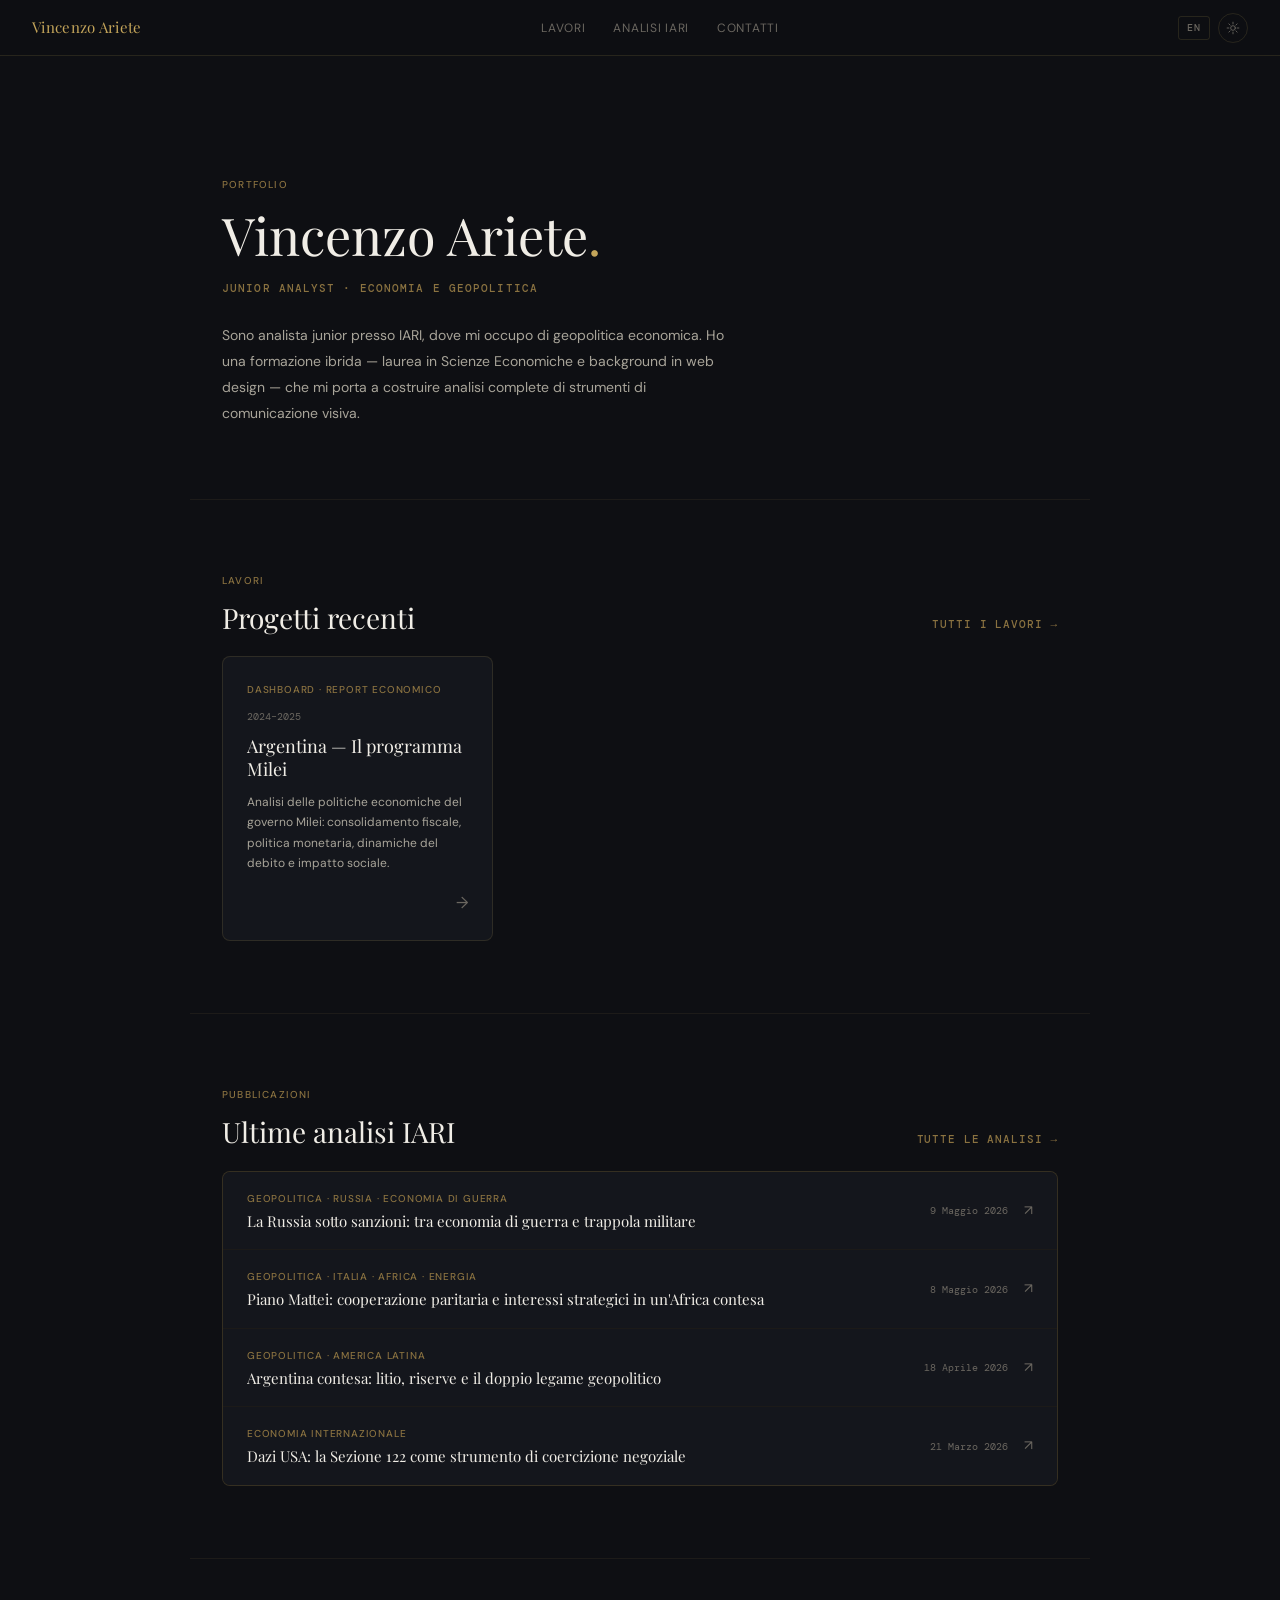
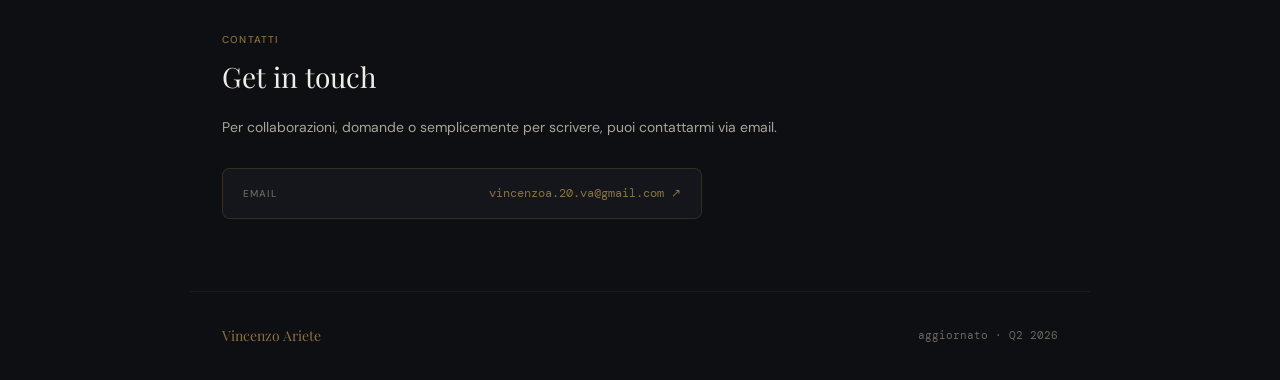
<file: index.html>
<!DOCTYPE html>
<html lang="it">
<head>
  <meta charset="UTF-8">
  <meta name="viewport" content="width=device-width, initial-scale=1.0">
  <title>Vincenzo Ariete</title>
  <meta name="description" content="Portfolio di Vincenzo Ariete, analista junior IARI specializzato in geopolitica economica e comunicazione visiva.">
  <meta property="og:type" content="website">
  <meta property="og:title" content="Vincenzo Ariete">
  <meta property="og:description" content="Portfolio di Vincenzo Ariete, analista junior IARI specializzato in geopolitica economica e comunicazione visiva.">
  <meta property="og:image" content="https://ar-vincenzo.github.io/work/assets/og-image-it.png">
  <link rel="icon" href="assets/favicon.svg" type="image/svg+xml">
  <link rel="preconnect" href="https://fonts.googleapis.com">
  <link href="https://fonts.googleapis.com/css2?family=Playfair+Display:wght@400;500&family=DM+Sans:wght@300;400;500&family=DM+Mono:wght@400&display=swap" rel="stylesheet">
  <link rel="stylesheet" href="css/core/variables.css">
  <link rel="stylesheet" href="css/core/base.css">
  <link rel="stylesheet" href="css/core/layout.css">
  <link rel="stylesheet" href="css/core/components.css">
  <link rel="stylesheet" href="css/pages/home/home.css">
  <!-- Google tag (gtag.js) -->
  <script async src="https://www.googletagmanager.com/gtag/js?id=G-15WHKHLZS3"></script>
  <script>
    window.dataLayer = window.dataLayer || [];
    function gtag(){dataLayer.push(arguments);}
    gtag('js', new Date());
    gtag('config', 'G-15WHKHLZS3');
  </script>
  <script>document.documentElement.setAttribute('data-theme',localStorage.getItem('theme')||'dark');</script>
</head>
<body data-page-title="home-title">

<!-- NAV -->
<nav>
  <a href="./" class="nav-logo">Vincenzo Ariete</a>
  <ul class="nav-links">
    <li><a href="lavori/" data-i18n="nav.lavori">Lavori</a></li>
    <li><a href="iari/" data-i18n="nav.iari">Analisi IARI</a></li>
    <li><a href="#contatti" data-i18n="nav.contatti">Contatti</a></li>
  </ul>
  <div class="nav-controls">
    <button class="lang-toggle" id="langToggle">EN</button>
    <button class="theme-toggle" id="themeToggle" aria-label="Passa alla modalità chiara">
      <svg class="icon-sun" viewBox="0 0 24 24"><circle cx="12" cy="12" r="4"/><line x1="12" y1="2" x2="12" y2="5"/><line x1="12" y1="19" x2="12" y2="22"/><line x1="2" y1="12" x2="5" y2="12"/><line x1="19" y1="12" x2="22" y2="12"/><line x1="4.93" y1="4.93" x2="7.05" y2="7.05"/><line x1="16.95" y1="16.95" x2="19.07" y2="19.07"/><line x1="4.93" y1="19.07" x2="7.05" y2="16.95"/><line x1="16.95" y1="7.05" x2="19.07" y2="4.93"/></svg>
      <svg class="icon-moon" viewBox="0 0 24 24"><path d="M21 12.79A9 9 0 1 1 11.21 3 7 7 0 0 0 21 12.79z"/></svg>
    </button>
    <button class="nav-hamburger" id="navHamburger" aria-label="Menu">
      <span></span><span></span><span></span>
    </button>
  </div>
</nav>

<!-- MOBILE MENU -->
<nav class="nav-mobile" id="navMobile">
  <a href="./" class="nav-mobile-top" id="navMobileTop">Vincenzo Ariete</a>
  <a href="lavori/" data-i18n="nav.lavori">Lavori</a>
  <a href="iari/" data-i18n="nav.iari">Analisi IARI</a>
  <a href="#contatti" data-i18n="nav.contatti">Contatti</a>
</nav>

<main>

  <!-- HERO -->
  <section id="about" class="home-hero fade-in">
    <p class="section-label" data-i18n="home.label.portfolio">Portfolio</p>
    <h1 class="home-name">Vincenzo Ariete<span class="home-dot">.</span></h1>
    <p class="home-role" data-i18n="home.role">Junior analyst · Economia e geopolitica</p>
    <p class="home-bio" data-i18n="home.bio">Sono analista junior presso IARI, dove mi occupo di geopolitica economica. Ho una formazione ibrida — laurea in Scienze Economiche e background in web design — che mi porta a costruire analisi complete di strumenti di comunicazione visiva.</p>
  </section>

  <!-- LAVORI -->
  <section id="lavori" class="fade-in">
    <div class="home-section-header">
      <div>
        <p class="section-label" data-i18n="home.label.lavori">Lavori</p>
        <h2 class="section-title" data-i18n="home.title.lavori">Progetti recenti</h2>
      </div>
      <a href="lavori/" class="home-section-link" data-i18n="home.link.lavori">Tutti i lavori →</a>
    </div>

    <div class="home-work-grid">

      <a href="argentina/" class="home-work-card">
        <div class="home-work-card-inner">
          <div class="home-work-meta">
            <span class="home-work-tag" data-i18n="home.card.arg.tag">Dashboard · Report economico</span>
            <span class="home-work-year">2024–2025</span>
          </div>
          <h3 class="home-work-title" data-i18n="home.card.arg.title">Argentina — Il programma Milei</h3>
          <p class="home-work-desc" data-i18n="home.card.arg.desc">Analisi delle politiche economiche del governo Milei: consolidamento fiscale, politica monetaria, dinamiche del debito e impatto sociale.</p>
        </div>
        <span class="home-work-arrow">→</span>
      </a>

    </div>
  </section>

  <!-- IARI -->
  <section id="iari-preview" class="fade-in">
    <div class="home-section-header">
      <div>
        <p class="section-label" data-i18n="home.label.iari">Pubblicazioni</p>
        <h2 class="section-title" data-i18n="home.title.iari">Ultime analisi IARI</h2>
      </div>
      <a href="iari/" class="home-section-link" data-i18n="home.link.iari">Tutte le analisi →</a>
    </div>

    <div class="home-iari-list">

      <a href="https://iari.site/2026/05/09/la-russia-sotto-sanzioni-tra-economia-di-guerra-e-trappola-militare/" target="_blank" rel="noopener" class="home-iari-item">
        <div class="home-iari-item-left">
          <span class="home-iari-topic" data-i18n="home.iari.item4.topic">Geopolitica · Russia · Economia di guerra</span>
          <span class="home-iari-title" data-i18n="home.iari.item4.title">La Russia sotto sanzioni: tra economia di guerra e trappola militare</span>
        </div>
        <div class="home-iari-item-right">
          <span class="home-iari-date" data-i18n="home.iari.item4.date">9 Maggio 2026</span>
          <span class="home-iari-arrow">↗</span>
        </div>
      </a>

      <a href="https://iari.site/2026/05/08/piano-mattei-cooperazione-paritaria-e-interessi-strategici-in-unafrica-contesa/" target="_blank" rel="noopener" class="home-iari-item">
        <div class="home-iari-item-left">
          <span class="home-iari-topic" data-i18n="home.iari.item3.topic">Geopolitica · Italia · Africa · Energia</span>
          <span class="home-iari-title" data-i18n="home.iari.item3.title">Piano Mattei: cooperazione paritaria e interessi strategici in un'Africa contesa</span>
        </div>
        <div class="home-iari-item-right">
          <span class="home-iari-date" data-i18n="home.iari.item3.date">8 Maggio 2026</span>
          <span class="home-iari-arrow">↗</span>
        </div>
      </a>

      <a href="https://iari.site/2026/04/18/argentina-contesa-litio-riserve-e-il-doppio-legame-geopolitico/" target="_blank" rel="noopener" class="home-iari-item">
        <div class="home-iari-item-left">
          <span class="home-iari-topic" data-i18n="home.iari.item1.topic">Geopolitica · America Latina</span>
          <span class="home-iari-title" data-i18n="home.iari.item1.title">Argentina contesa: litio, riserve e il doppio legame geopolitico</span>
        </div>
        <div class="home-iari-item-right">
          <span class="home-iari-date" data-i18n="home.iari.item1.date">18 Aprile 2026</span>
          <span class="home-iari-arrow">↗</span>
        </div>
      </a>

      <a href="https://iari.site/2026/03/21/dazi-usa-la-sezione-122-come-strumento-di-coercizione-negoziale/" target="_blank" rel="noopener" class="home-iari-item">
        <div class="home-iari-item-left">
          <span class="home-iari-topic" data-i18n="home.iari.item2.topic">Economia internazionale</span>
          <span class="home-iari-title" data-i18n="home.iari.item2.title">Dazi USA: la Sezione 122 come strumento di coercizione negoziale</span>
        </div>
        <div class="home-iari-item-right">
          <span class="home-iari-date" data-i18n="home.iari.item2.date">21 Marzo 2026</span>
          <span class="home-iari-arrow">↗</span>
        </div>
      </a>

    </div>
  </section>

  <!-- CONTATTI -->
  <section id="contatti" class="fade-in">
    <p class="section-label" data-i18n="home.label.contatti">Contatti</p>
    <h2 class="section-title" data-i18n="home.title.contatti">Get in touch</h2>
    <p class="section-body" data-i18n="home.body.contatti">Per collaborazioni, domande o semplicemente per scrivere, puoi contattarmi via email.</p>
    <div class="home-contact-list">
      <a href="mailto:vincenzoa.20.va@gmail.com" class="home-contact-item">
        <span class="home-contact-label" data-i18n="home.contact.email.label">Email</span>
        <span class="home-contact-val">vincenzoa.20.va@gmail.com ↗</span>
      </a>
    </div>
  </section>

</main>

<footer>
  <span class="footer-name">Vincenzo Ariete</span>
  <span class="footer-sources" data-i18n="home.footer.updated">aggiornato · Q2 2026</span>
</footer>

<script src="js/core/theme.js"></script>
<script src="js/translations/translations.js"></script>
<script src="js/core/lang.js"></script>
<script src="js/core/animations.js"></script>

</body>
</html>
</file>
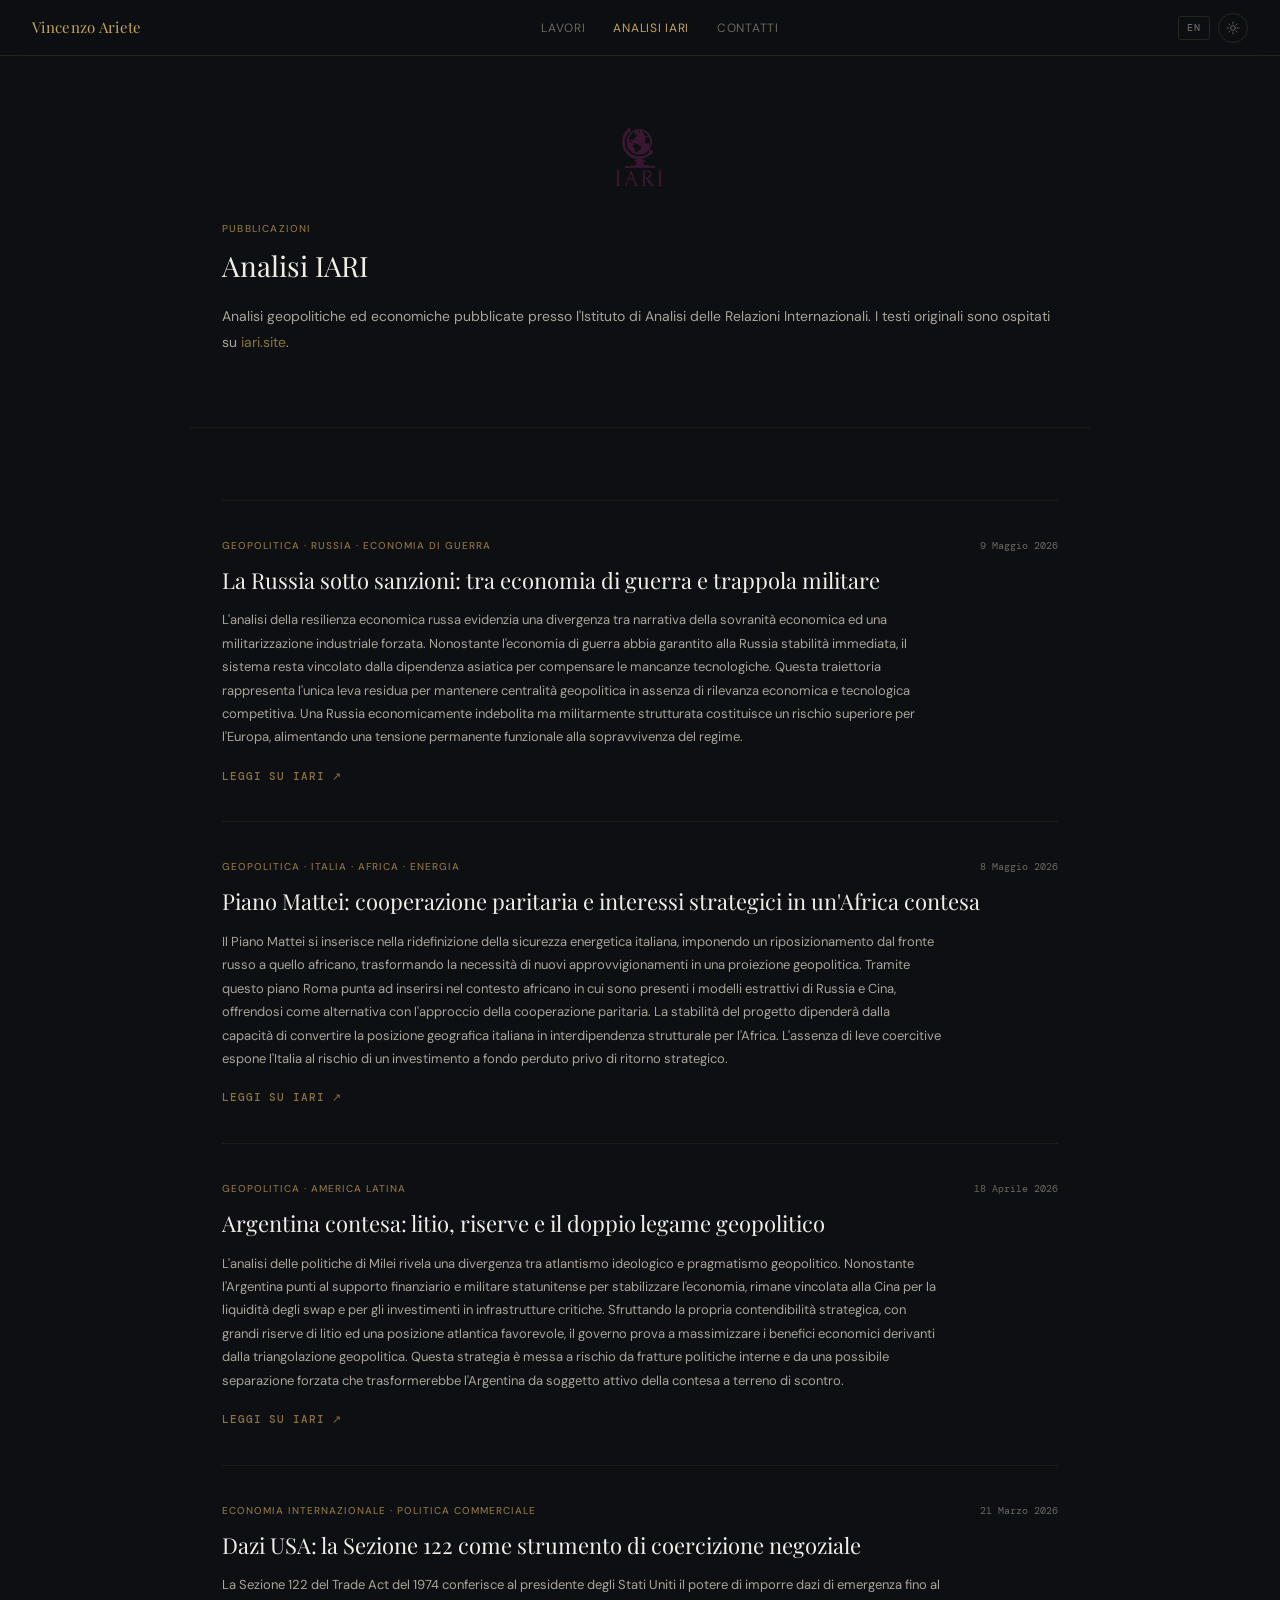
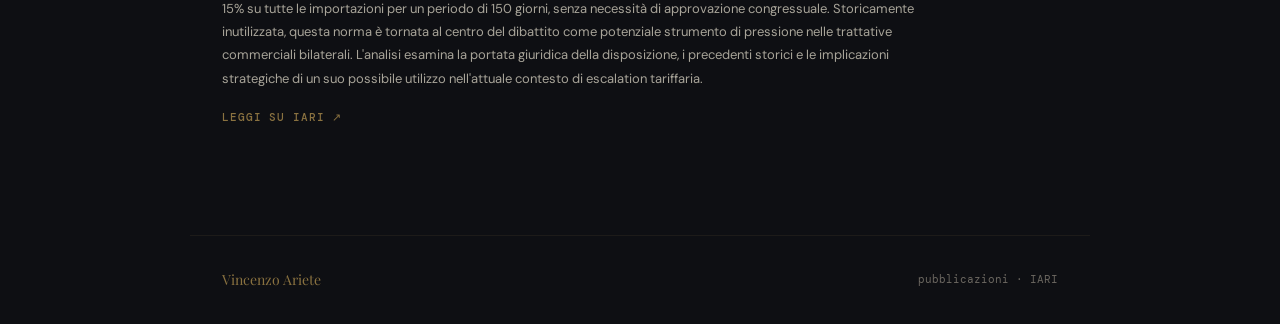
<file: iari/index.html>
<!DOCTYPE html>
<html lang="it">
<head>
  <meta charset="UTF-8">
  <meta name="viewport" content="width=device-width, initial-scale=1.0">
  <title>Analisi IARI · Vincenzo Ariete</title>
  <meta name="description" content="Analisi geopolitiche ed economiche di Vincenzo Ariete pubblicate presso l'Istituto di Analisi delle Relazioni Internazionali.">
  <meta property="og:type" content="website">
  <meta property="og:title" content="Analisi IARI · Vincenzo Ariete">
  <meta property="og:description" content="Analisi geopolitiche ed economiche di Vincenzo Ariete pubblicate presso l'Istituto di Analisi delle Relazioni Internazionali.">
  <meta property="og:image" content="https://ar-vincenzo.github.io/work/assets/og-image-iari-it.png">
  <link rel="icon" href="../assets/favicon.svg" type="image/svg+xml">
  <link rel="preconnect" href="https://fonts.googleapis.com">
  <link href="https://fonts.googleapis.com/css2?family=Playfair+Display:wght@400;500&family=DM+Sans:wght@300;400;500&family=DM+Mono:wght@400&display=swap" rel="stylesheet">
  <link rel="stylesheet" href="../css/core/variables.css">
  <link rel="stylesheet" href="../css/core/base.css">
  <link rel="stylesheet" href="../css/core/layout.css">
  <link rel="stylesheet" href="../css/core/components.css">
  <link rel="stylesheet" href="../css/pages/iari/iari.css">
  <!-- Google tag (gtag.js) -->
  <script async src="https://www.googletagmanager.com/gtag/js?id=G-15WHKHLZS3"></script>
  <script>
    window.dataLayer = window.dataLayer || [];
    function gtag(){dataLayer.push(arguments);}
    gtag('js', new Date());
    gtag('config', 'G-15WHKHLZS3');
  </script>
  <script>document.documentElement.setAttribute('data-theme',localStorage.getItem('theme')||'dark');</script>
</head>
<body data-page-title="iari-title">

<!-- NAV -->
<nav>
  <a href="../" class="nav-logo">Vincenzo Ariete</a>
  <ul class="nav-links">
    <li><a href="../lavori/" data-i18n="nav.lavori">Lavori</a></li>
    <li><a href="./" class="active" data-i18n="nav.iari">Analisi IARI</a></li>
    <li><a href="../#contatti" data-i18n="nav.contatti">Contatti</a></li>
  </ul>
  <div class="nav-controls">
    <button class="lang-toggle" id="langToggle">EN</button>
    <button class="theme-toggle" id="themeToggle" aria-label="Passa alla modalità chiara">
      <svg class="icon-sun" viewBox="0 0 24 24"><circle cx="12" cy="12" r="4"/><line x1="12" y1="2" x2="12" y2="5"/><line x1="12" y1="19" x2="12" y2="22"/><line x1="2" y1="12" x2="5" y2="12"/><line x1="19" y1="12" x2="22" y2="12"/><line x1="4.93" y1="4.93" x2="7.05" y2="7.05"/><line x1="16.95" y1="16.95" x2="19.07" y2="19.07"/><line x1="4.93" y1="19.07" x2="7.05" y2="16.95"/><line x1="16.95" y1="7.05" x2="19.07" y2="4.93"/></svg>
      <svg class="icon-moon" viewBox="0 0 24 24"><path d="M21 12.79A9 9 0 1 1 11.21 3 7 7 0 0 0 21 12.79z"/></svg>
    </button>
    <button class="nav-hamburger" id="navHamburger" aria-label="Menu">
      <span></span><span></span><span></span>
    </button>
  </div>
</nav>

<!-- MOBILE MENU -->
<nav class="nav-mobile" id="navMobile">
  <a href="../" class="nav-mobile-top" id="navMobileTop">Vincenzo Ariete</a>
  <a href="../lavori/" data-i18n="nav.lavori">Lavori</a>
  <a href="./" class="active" data-i18n="nav.iari">Analisi IARI</a>
  <a href="../#contatti" data-i18n="nav.contatti">Contatti</a>
</nav>

<main>

  <!-- HEADER -->
  <section class="fade-in">
    <div class="iari-header">
      <img src="../assets/IARI_Logo.png" alt="IARI" class="iari-logo">
      <div class="iari-header-text">
        <p class="section-label" data-i18n="iari.label">Pubblicazioni</p>
        <h1 class="section-title" data-i18n="iari.title">Analisi IARI</h1>
        <p class="section-body" data-i18n="iari.body">Analisi geopolitiche ed economiche pubblicate presso l'Istituto di Analisi delle Relazioni Internazionali. I testi originali sono ospitati su <a href="https://iari.site" target="_blank" rel="noopener">iari.site</a>.</p>
      </div>
    </div>
  </section>

  <!-- ARTICOLI -->
  <section class="fade-in">
    <div class="article-list">

      <a href="https://iari.site/2026/05/09/la-russia-sotto-sanzioni-tra-economia-di-guerra-e-trappola-militare/" target="_blank" rel="noopener" class="article-item">
        <div class="article-item-header">
          <span class="article-topic" data-i18n="iari.art4.topic">Geopolitica · Russia · Economia di guerra</span>
          <span class="article-date" data-i18n="iari.art4.date">9 Maggio 2026</span>
        </div>
        <h2 class="article-title" data-i18n="iari.art4.title">La Russia sotto sanzioni: tra economia di guerra e trappola militare</h2>
        <p class="article-abstract" data-i18n="iari.art4.abstract">L'analisi della resilienza economica russa evidenzia una divergenza tra narrativa della sovranità economica ed una militarizzazione industriale forzata. Nonostante l'economia di guerra abbia garantito alla Russia stabilità immediata, il sistema resta vincolato dalla dipendenza asiatica per compensare le mancanze tecnologiche. Questa traiettoria rappresenta l'unica leva residua per mantenere centralità geopolitica in assenza di rilevanza economica e tecnologica competitiva. Una Russia economicamente indebolita ma militarmente strutturata costituisce un rischio superiore per l'Europa, alimentando una tensione permanente funzionale alla sopravvivenza del regime.</p>
        <span class="article-read" data-i18n="iari.art4.read">Leggi su IARI ↗</span>
      </a>

      <a href="https://iari.site/2026/05/08/piano-mattei-cooperazione-paritaria-e-interessi-strategici-in-unafrica-contesa/" target="_blank" rel="noopener" class="article-item">
        <div class="article-item-header">
          <span class="article-topic" data-i18n="iari.art3.topic">Geopolitica · Italia · Africa · Energia</span>
          <span class="article-date" data-i18n="iari.art3.date">8 Maggio 2026</span>
        </div>
        <h2 class="article-title" data-i18n="iari.art3.title">Piano Mattei: cooperazione paritaria e interessi strategici in un'Africa contesa</h2>
        <p class="article-abstract" data-i18n="iari.art3.abstract">Il Piano Mattei si inserisce nella ridefinizione della sicurezza energetica italiana, imponendo un riposizionamento dal fronte russo a quello africano, trasformando la necessità di nuovi approvvigionamenti in una proiezione geopolitica. Tramite questo piano Roma punta ad inserirsi nel contesto africano in cui sono presenti i modelli estrattivi di Russia e Cina, offrendosi come alternativa con l'approccio della cooperazione paritaria. La stabilità del progetto dipenderà dalla capacità di convertire la posizione geografica italiana in interdipendenza strutturale per l'Africa. L'assenza di leve coercitive espone l'Italia al rischio di un investimento a fondo perduto privo di ritorno strategico.</p>
        <span class="article-read" data-i18n="iari.art3.read">Leggi su IARI ↗</span>
      </a>

      <a href="https://iari.site/2026/04/18/argentina-contesa-litio-riserve-e-il-doppio-legame-geopolitico/" target="_blank" rel="noopener" class="article-item">
        <div class="article-item-header">
          <span class="article-topic" data-i18n="iari.art1.topic">Geopolitica · America Latina</span>
          <span class="article-date" data-i18n="iari.art1.date">18 Aprile 2026</span>
        </div>
        <h2 class="article-title" data-i18n="iari.art1.title">Argentina contesa: litio, riserve e il doppio legame geopolitico</h2>
        <p class="article-abstract" data-i18n="iari.art1.abstract">L'analisi delle politiche di Milei rivela una divergenza tra atlantismo ideologico e pragmatismo geopolitico. Nonostante l'Argentina punti al supporto finanziario e militare statunitense per stabilizzare l'economia, rimane vincolata alla Cina per la liquidità degli swap e per gli investimenti in infrastrutture critiche. Sfruttando la propria contendibilità strategica, con grandi riserve di litio ed una posizione atlantica favorevole, il governo prova a massimizzare i benefici economici derivanti dalla triangolazione geopolitica. Questa strategia è messa a rischio da fratture politiche interne e da una possibile separazione forzata che trasformerebbe l'Argentina da soggetto attivo della contesa a terreno di scontro.</p>
        <span class="article-read" data-i18n="iari.art1.read">Leggi su IARI ↗</span>
      </a>

      <a href="https://iari.site/2026/03/21/dazi-usa-la-sezione-122-come-strumento-di-coercizione-negoziale/" target="_blank" rel="noopener" class="article-item">
        <div class="article-item-header">
          <span class="article-topic" data-i18n="iari.art2.topic">Economia internazionale · Politica commerciale</span>
          <span class="article-date" data-i18n="iari.art2.date">21 Marzo 2026</span>
        </div>
        <h2 class="article-title" data-i18n="iari.art2.title">Dazi USA: la Sezione 122 come strumento di coercizione negoziale</h2>
        <p class="article-abstract" data-i18n="iari.art2.abstract">La Sezione 122 del Trade Act del 1974 conferisce al presidente degli Stati Uniti il potere di imporre dazi di emergenza fino al 15% su tutte le importazioni per un periodo di 150 giorni, senza necessità di approvazione congressuale. Storicamente inutilizzata, questa norma è tornata al centro del dibattito come potenziale strumento di pressione nelle trattative commerciali bilaterali. L'analisi esamina la portata giuridica della disposizione, i precedenti storici e le implicazioni strategiche di un suo possibile utilizzo nell'attuale contesto di escalation tariffaria.</p>
        <span class="article-read" data-i18n="iari.art2.read">Leggi su IARI ↗</span>
      </a>

    </div>
  </section>

</main>

<footer>
  <span class="footer-name">Vincenzo Ariete</span>
  <span class="footer-sources" data-i18n="iari.footer">pubblicazioni · IARI</span>
</footer>

<script src="../js/core/theme.js"></script>
<script src="../js/translations/translations.js"></script>
<script src="../js/core/lang.js"></script>
<script src="../js/core/animations.js"></script>

</body>
</html>
</file>
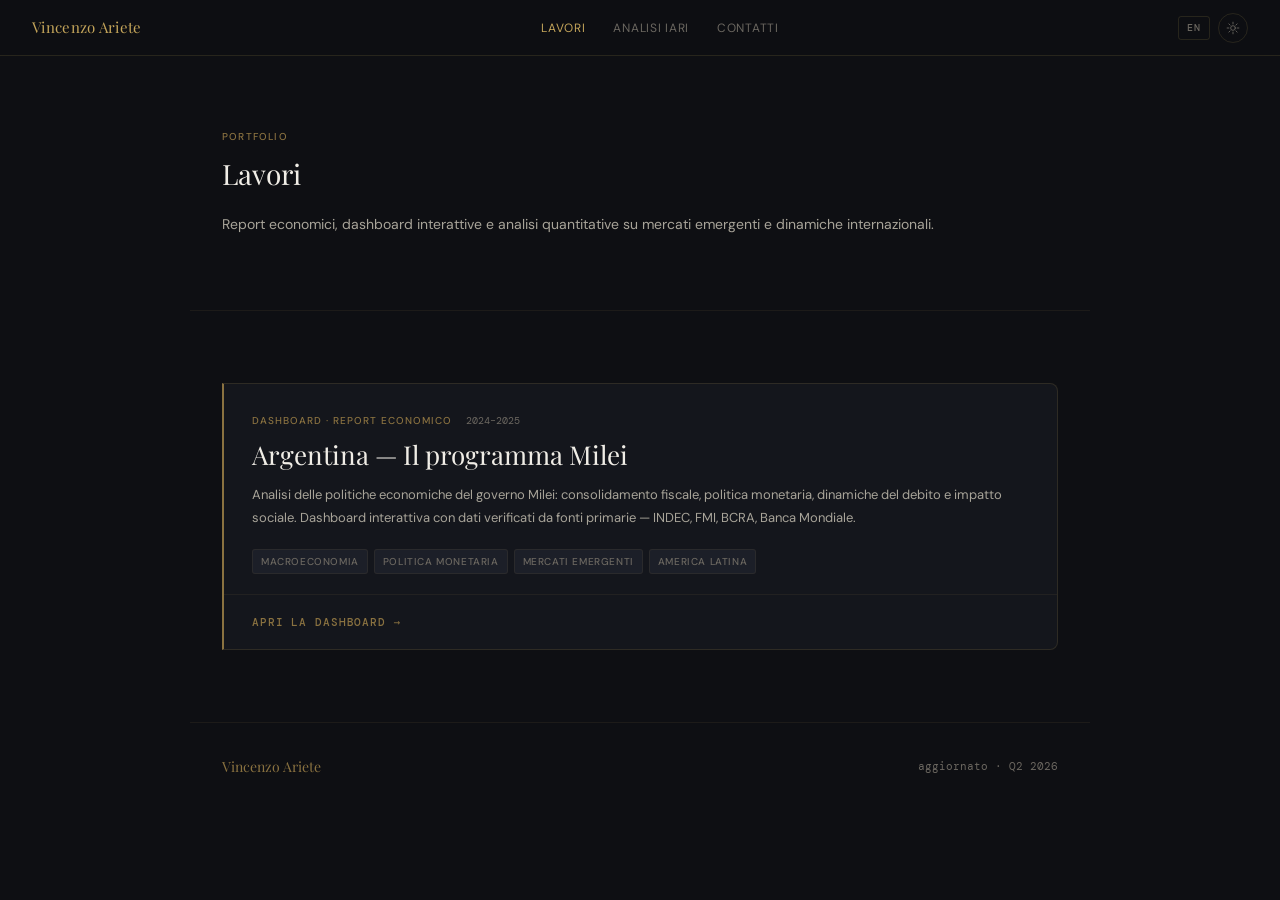
<file: lavori/index.html>
<!DOCTYPE html>
<html lang="it">
<head>
  <meta charset="UTF-8">
  <meta name="viewport" content="width=device-width, initial-scale=1.0">
  <title>Lavori · Vincenzo Ariete</title>
  <meta name="description" content="Dashboard interattive e report economici di Vincenzo Ariete su mercati emergenti e dinamiche internazionali.">
  <meta property="og:type" content="website">
  <meta property="og:title" content="Lavori · Vincenzo Ariete">
  <meta property="og:description" content="Dashboard interattive e report economici di Vincenzo Ariete su mercati emergenti e dinamiche internazionali.">
  <meta property="og:image" content="https://ar-vincenzo.github.io/work/assets/og-image-it.png">
  <link rel="icon" href="../assets/favicon.svg" type="image/svg+xml">
  <link rel="preconnect" href="https://fonts.googleapis.com">
  <link href="https://fonts.googleapis.com/css2?family=Playfair+Display:wght@400;500&family=DM+Sans:wght@300;400;500&family=DM+Mono:wght@400&display=swap" rel="stylesheet">
  <link rel="stylesheet" href="../css/core/variables.css">
  <link rel="stylesheet" href="../css/core/base.css">
  <link rel="stylesheet" href="../css/core/layout.css">
  <link rel="stylesheet" href="../css/core/components.css">
  <link rel="stylesheet" href="../css/pages/lavori/lavori.css">
  <!-- Google tag (gtag.js) -->
  <script async src="https://www.googletagmanager.com/gtag/js?id=G-15WHKHLZS3"></script>
  <script>
    window.dataLayer = window.dataLayer || [];
    function gtag(){dataLayer.push(arguments);}
    gtag('js', new Date());
    gtag('config', 'G-15WHKHLZS3');
  </script>
  <script>document.documentElement.setAttribute('data-theme',localStorage.getItem('theme')||'dark');</script>
</head>
<body data-page-title="lavori-title">

<!-- NAV -->
<nav>
  <a href="../" class="nav-logo">Vincenzo Ariete</a>
  <ul class="nav-links">
    <li><a href="./" class="active" data-i18n="nav.lavori">Lavori</a></li>
    <li><a href="../iari/" data-i18n="nav.iari">Analisi IARI</a></li>
    <li><a href="../#contatti" data-i18n="nav.contatti">Contatti</a></li>
  </ul>
  <div class="nav-controls">
    <button class="lang-toggle" id="langToggle">EN</button>
    <button class="theme-toggle" id="themeToggle" aria-label="Passa alla modalità chiara">
      <svg class="icon-sun" viewBox="0 0 24 24"><circle cx="12" cy="12" r="4"/><line x1="12" y1="2" x2="12" y2="5"/><line x1="12" y1="19" x2="12" y2="22"/><line x1="2" y1="12" x2="5" y2="12"/><line x1="19" y1="12" x2="22" y2="12"/><line x1="4.93" y1="4.93" x2="7.05" y2="7.05"/><line x1="16.95" y1="16.95" x2="19.07" y2="19.07"/><line x1="4.93" y1="19.07" x2="7.05" y2="16.95"/><line x1="16.95" y1="7.05" x2="19.07" y2="4.93"/></svg>
      <svg class="icon-moon" viewBox="0 0 24 24"><path d="M21 12.79A9 9 0 1 1 11.21 3 7 7 0 0 0 21 12.79z"/></svg>
    </button>
    <button class="nav-hamburger" id="navHamburger" aria-label="Menu">
      <span></span><span></span><span></span>
    </button>
  </div>
</nav>

<!-- MOBILE MENU -->
<nav class="nav-mobile" id="navMobile">
  <a href="../" class="nav-mobile-top" id="navMobileTop">Vincenzo Ariete</a>
  <a href="./" class="active" data-i18n="nav.lavori">Lavori</a>
  <a href="../iari/" data-i18n="nav.iari">Analisi IARI</a>
  <a href="../#contatti" data-i18n="nav.contatti">Contatti</a>
</nav>

<main>

  <section class="fade-in">
    <p class="section-label" data-i18n="lavori.label">Portfolio</p>
    <h1 class="section-title" data-i18n="lavori.title">Lavori</h1>
    <p class="section-body" data-i18n="lavori.body">Report economici, dashboard interattive e analisi quantitative su mercati emergenti e dinamiche internazionali.</p>
  </section>

  <section class="fade-in">
    <div class="work-list">

      <a href="../argentina/" class="work-card">
        <div class="work-card-body">
          <div class="work-card-meta">
            <span class="work-tag" data-i18n="lavori.card.arg.tag">Dashboard · Report economico</span>
            <span class="work-year" data-i18n="lavori.card.arg.year">2024–2025</span>
          </div>
          <h2 class="work-title" data-i18n="lavori.card.arg.title">Argentina — Il programma Milei</h2>
          <p class="work-desc" data-i18n="lavori.card.arg.desc">Analisi delle politiche economiche del governo Milei: consolidamento fiscale, politica monetaria, dinamiche del debito e impatto sociale. Dashboard interattiva con dati verificati da fonti primarie — INDEC, FMI, BCRA, Banca Mondiale.</p>
          <div class="work-tags">
            <span class="work-pill" data-i18n="lavori.card.arg.pill1">Macroeconomia</span>
            <span class="work-pill" data-i18n="lavori.card.arg.pill2">Politica monetaria</span>
            <span class="work-pill" data-i18n="lavori.card.arg.pill3">Mercati emergenti</span>
            <span class="work-pill" data-i18n="lavori.card.arg.pill4">America Latina</span>
          </div>
        </div>
        <div class="work-card-footer">
          <span class="work-link" data-i18n="lavori.card.arg.link">Apri la dashboard →</span>
        </div>
      </a>

    </div>
  </section>

</main>

<footer>
  <span class="footer-name">Vincenzo Ariete</span>
  <span class="footer-sources" data-i18n="lavori.footer">aggiornato · Q2 2026</span>
</footer>

<script src="../js/core/theme.js"></script>
<script src="../js/translations/translations.js"></script>
<script src="../js/core/lang.js"></script>
<script src="../js/core/animations.js"></script>

</body>
</html>
</file>
<file: css/core/variables.css>
:root {
  --gold: #C4A55A;
  --gold-light: #E8D5A3;
  --gold-dim: #8A7240;
  --bg: #0E0F13;
  --bg2: #14161C;
  --bg3: #1C1F28;
  --bg4: #242835;
  --text: #F0EDE6;
  --text2: #A8A499;
  --text3: #6B6760;
  --border: rgba(196,165,90,0.15);
  --border2: rgba(196,165,90,0.08);
  --red: #E05A5A;
  --green: #5AB88A;
  --font-display: 'Playfair Display', Georgia, serif;
  --font-body: 'DM Sans', sans-serif;
  --font-mono: 'DM Mono', monospace;

  /* nav */
  --nav-bg: rgba(14,15,19,0.92);
  --nav-mobile-bg: rgba(14,15,19,0.98);

  /* chart tokens — letti da JS */
  --chart-gold: #C4A55A;
  --chart-gold-dim: #8A7240;
  --chart-text-muted: #6B6760;
  --chart-bg: #14161C;
  --chart-grid: rgba(196,165,90,0.06);
  --chart-border: rgba(196,165,90,0.08);
  --chart-tooltip-bg: #14161C;
  --chart-tooltip-title: #F0EDE6;
  --chart-tooltip-body: #A8A499;
  --chart-red: #E05A5A;
  --chart-green: #5AB88A;
  --chart-gradient: rgba(196,165,90,0.22);
  --chart-gradient-dim: rgba(138,114,64,0.22);
}

[data-theme="light"] {
  --gold: #7A5C08;
  --gold-light: #A07C10;
  --gold-dim: #5A4408;
  --bg: #F7F4EE;
  --bg2: #EDE9E0;
  --bg3: #E3DDD2;
  --bg4: #D8D1C4;
  --text: #181510;
  --text2: #2E2C26;
  --text3: #6A6660;
  --border: rgba(120,90,20,0.18);
  --border2: rgba(120,90,20,0.10);
  --red: #B83030;
  --green: #2A7A50;

  /* nav */
  --nav-bg: rgba(247,244,238,0.92);
  --nav-mobile-bg: rgba(247,244,238,0.98);

  /* chart tokens */
  --chart-gold: #8A6A10;
  --chart-gold-dim: #6A5010;
  --chart-text-muted: #8A8480;
  --chart-bg: #EDE9E0;
  --chart-grid: rgba(120,90,20,0.08);
  --chart-border: rgba(120,90,20,0.12);
  --chart-tooltip-bg: #EDE9E0;
  --chart-tooltip-title: #1C1A16;
  --chart-tooltip-body: #4A4640;
  --chart-red: #B83030;
  --chart-green: #2A7A50;
  --chart-gradient: rgba(138,106,16,0.14);
  --chart-gradient-dim: rgba(106,80,16,0.14);
}
</file>
<file: css/core/base.css>
*, *::before, *::after {
  box-sizing: border-box;
  margin: 0;
  padding: 0;
}

html {
  scroll-behavior: smooth;
}

body {
  transition: background-color 0.3s ease, color 0.3s ease;
}

body {
  background: var(--bg);
  color: var(--text);
  font-family: var(--font-body);
  font-size: 15px;
  line-height: 1.7;
  -webkit-font-smoothing: antialiased;
}

h1, h2, h3 {
  font-family: var(--font-display);
  font-weight: 400;
  color: var(--text);
  line-height: 1.3;
}

p {
  color: var(--text2);
  font-size: 14px;
  line-height: 1.8;
}

p + p {
  margin-top: 14px;
}

a {
  color: var(--gold-dim);
  text-decoration: none;
  transition: color 0.2s;
}

a:hover {
  color: var(--gold);
}
</file>
<file: css/core/layout.css>
/* NAV */
nav {
  position: fixed;
  top: 0; left: 0; right: 0;
  z-index: 100;
  background: var(--nav-bg);
  backdrop-filter: blur(12px);
  border-bottom: 0.5px solid var(--border);
  padding: 0 2rem;
  height: 56px;
  display: flex;
  align-items: center;
  justify-content: space-between;
}

.nav-logo {
  font-family: var(--font-display);
  font-size: 15px;
  color: var(--gold);
  text-decoration: none;
  letter-spacing: 0.02em;
}

.nav-links {
  display: flex;
  gap: 0;
  align-items: center;
  list-style: none;
}

.nav-links a {
  color: var(--text3);
  text-decoration: none;
  font-size: 12px;
  font-weight: 400;
  letter-spacing: 0.06em;
  text-transform: uppercase;
  padding: 0 14px;
  transition: color 0.2s;
}

.nav-links a:hover {
  color: var(--gold);
}

.nav-links a.active {
  color: var(--gold);
}

.nav-links .nav-iari {
  color: var(--gold-dim);
  border: 0.5px solid var(--border);
  border-radius: 3px;
  padding: 5px 12px;
  margin-left: 8px;
  font-size: 11px;
}

.nav-links .nav-iari:hover {
  color: var(--gold);
  border-color: var(--gold-dim);
}

/* HAMBURGER */
.nav-hamburger {
  display: none;
  flex-direction: column;
  justify-content: center;
  gap: 5px;
  width: 32px;
  height: 32px;
  background: none;
  border: none;
  cursor: pointer;
  padding: 4px;
}

.nav-hamburger span {
  display: block;
  width: 100%;
  height: 1px;
  background: var(--gold-dim);
  transition: transform 0.25s ease, opacity 0.25s ease;
}

.nav-hamburger.open span:nth-child(1) {
  transform: translateY(6px) rotate(45deg);
}

.nav-hamburger.open span:nth-child(2) {
  opacity: 0;
}

.nav-hamburger.open span:nth-child(3) {
  transform: translateY(-6px) rotate(-45deg);
}

/* MOBILE MENU */
.nav-mobile {
  display: none;
  position: fixed;
  top: 56px;
  left: 0; right: 0;
  height: auto;
  z-index: 99;
  background: var(--nav-mobile-bg);
  backdrop-filter: blur(12px);
  border-bottom: 0.5px solid var(--border);
  padding: 16px 0;
  flex-direction: column;
}

.nav-mobile.open {
  display: flex;
}

.nav-mobile a {
  color: var(--text3);
  text-decoration: none;
  font-size: 12px;
  font-weight: 400;
  letter-spacing: 0.06em;
  text-transform: uppercase;
  padding: 14px 2rem;
  border-bottom: 0.5px solid var(--border2);
  transition: color 0.2s;
}

.nav-mobile a:last-child {
  border-bottom: none;
}

.nav-mobile a:hover,
.nav-mobile a.active {
  color: var(--gold);
}

.nav-mobile .nav-iari {
  color: var(--gold-dim);
}

.nav-mobile .nav-mobile-top {
  color: var(--text3);
}

/* MAIN */
main {
  padding-top: 56px;
}

/* SECTIONS */
section {
  max-width: 900px;
  margin: 0 auto;
  padding: 72px 2rem;
}

section + section {
  border-top: 0.5px solid var(--border2);
}

.section-label {
  font-size: 10px;
  font-weight: 500;
  letter-spacing: 0.12em;
  text-transform: uppercase;
  color: var(--gold-dim);
  margin-bottom: 10px;
}

.section-title {
  font-family: var(--font-display);
  font-size: 28px;
  font-weight: 400;
  color: var(--text);
  margin-bottom: 20px;
  line-height: 1.3;
}

.section-body {
  color: var(--text2);
  font-size: 14px;
  line-height: 1.8;
}

/* FOOTER */
footer {
  border-top: 0.5px solid var(--border2);
  padding: 32px 2rem;
  display: flex;
  justify-content: space-between;
  align-items: center;
  max-width: 900px;
  margin: 0 auto;
}

.footer-name {
  font-family: var(--font-display);
  font-size: 14px;
  color: var(--gold-dim);
}

.footer-sources {
  font-size: 11px;
  color: var(--text3);
  font-family: var(--font-mono);
  text-align: right;
  line-height: 1.8;
}

/* NAV CONTROLS GROUP */
.nav-controls {
  display: flex;
  align-items: center;
  gap: 8px;
}

/* LANG TOGGLE */
.lang-toggle {
  display: flex;
  align-items: center;
  justify-content: center;
  height: 24px;
  padding: 0 8px;
  border-radius: 3px;
  border: 0.5px solid var(--border);
  background: transparent;
  cursor: pointer;
  color: var(--text3);
  font-family: var(--font-mono);
  font-size: 10px;
  font-weight: 500;
  letter-spacing: 0.08em;
  flex-shrink: 0;
  transition: background 0.2s, border-color 0.2s, color 0.2s;
}

.lang-toggle:hover {
  background: var(--bg3);
  border-color: var(--gold-dim);
  color: var(--gold);
}

/* THEME TOGGLE */
.theme-toggle {
  display: flex;
  align-items: center;
  justify-content: center;
  width: 30px;
  height: 30px;
  border-radius: 50%;
  border: 0.5px solid var(--border);
  background: transparent;
  cursor: pointer;
  color: var(--text3);
  flex-shrink: 0;
  transition: background 0.2s, border-color 0.2s, color 0.2s;
}

.theme-toggle:hover {
  background: var(--bg3);
  border-color: var(--gold-dim);
  color: var(--gold);
}

.theme-toggle svg {
  width: 14px;
  height: 14px;
  stroke: currentColor;
  fill: none;
  stroke-width: 1.5;
  stroke-linecap: round;
}

.icon-moon { display: none; }
.icon-sun  { display: block; }

[data-theme="light"] .icon-moon { display: block; }
[data-theme="light"] .icon-sun  { display: none; }

/* RESPONSIVE */
@media (max-width: 900px) {
  .nav-links { display: none; }
  .nav-hamburger { display: flex; }
  footer { flex-direction: column; gap: 12px; text-align: center; }
  .footer-sources { text-align: center; }
}
</file>
<file: css/core/components.css>
/* KPI GRID */
.kpi-grid {
  display: grid;
  grid-template-columns: repeat(4, 1fr);
  gap: 1px;
  background: var(--border2);
  border: 0.5px solid var(--border);
  border-radius: 8px;
  overflow: hidden;
  max-width: 100%;
}

.kpi-card {
  background: var(--bg2);
  padding: 20px 24px;
}

.kpi-label {
  font-size: 10px;
  font-weight: 500;
  letter-spacing: 0.1em;
  text-transform: uppercase;
  color: var(--text3);
  margin-bottom: 8px;
}

.kpi-value {
  font-family: var(--font-display);
  font-size: 28px;
  font-weight: 400;
  color: var(--text);
  margin-bottom: 4px;
}

.kpi-delta {
  font-size: 11px;
  color: var(--gold-dim);
  font-family: var(--font-mono);
}

/* CHART */
.chart-wrap {
  background: var(--bg2);
  border: 0.5px solid var(--border);
  border-radius: 8px;
  padding: 24px;
  margin-top: 32px;
}

.chart-header {
  display: flex;
  justify-content: space-between;
  align-items: flex-start;
  margin-bottom: 20px;
}

.chart-title {
  font-size: 13px;
  font-weight: 500;
  color: var(--text);
}

.chart-source {
  font-size: 10px;
  color: var(--text3);
  font-family: var(--font-mono);
}

.chart-container {
  position: relative;
  height: 220px;
}

/* DATA ROWS */
.data-row {
  display: flex;
  justify-content: space-between;
  align-items: center;
  padding: 10px 0;
  border-bottom: 0.5px solid var(--border2);
  font-size: 13px;
}

.data-row:last-child { border-bottom: none; }
.data-row-label { color: var(--text2); }
.data-row-val { font-family: var(--font-mono); color: var(--text); }
.data-row-val.pos { color: var(--green); }
.data-row-val.neg { color: var(--red); }

/* TIMELINE */
.timeline {
  margin-top: 32px;
  position: relative;
  padding-left: 20px;
}

.timeline::before {
  content: '';
  position: absolute;
  left: 0;
  top: 6px;
  bottom: 6px;
  width: 0.5px;
  background: var(--border);
}

.tl-item {
  position: relative;
  margin-bottom: 24px;
}

.tl-item::before {
  content: '';
  position: absolute;
  left: -23px;
  top: 6px;
  width: 6px;
  height: 6px;
  border-radius: 50%;
  background: var(--gold-dim);
}

.tl-year {
  font-family: var(--font-mono);
  font-size: 11px;
  color: var(--gold-dim);
  margin-bottom: 3px;
}

.tl-text {
  font-size: 13px;
  color: var(--text2);
  line-height: 1.6;
}

/* CARDS */
.cards-grid {
  display: grid;
  grid-template-columns: repeat(auto-fit, minmax(240px, 1fr));
  gap: 12px;
  margin-top: 28px;
}

.info-card {
  background: var(--bg2);
  border: 0.5px solid var(--border);
  border-radius: 8px;
  padding: 18px 20px;
}

.info-card-label {
  font-size: 10px;
  font-weight: 500;
  letter-spacing: 0.1em;
  text-transform: uppercase;
  color: var(--gold-dim);
  margin-bottom: 8px;
}

.info-card-title {
  font-size: 14px;
  font-weight: 500;
  color: var(--text);
  margin-bottom: 6px;
}

.info-card-body {
  font-size: 12px;
  color: var(--text2);
  line-height: 1.6;
}

/* HIGHLIGHT BOX */
.highlight-box {
  background: var(--bg3);
  border-left: 2px solid var(--gold-dim);
  border-radius: 0 6px 6px 0;
  padding: 14px 18px;
  margin-top: 20px;
  font-size: 13px;
  color: var(--text2);
  line-height: 1.7;
}

/* ACCORDION */
.accordion {
  margin-top: 20px;
}

.accordion-btn {
  display: flex;
  align-items: center;
  justify-content: space-between;
  width: 100%;
  background: var(--bg2);
  border: 0.5px solid var(--border);
  border-radius: 6px;
  padding: 12px 16px;
  font-size: 13px;
  color: var(--gold-dim);
  cursor: pointer;
  font-family: var(--font-body);
  transition: background 0.2s, color 0.2s;
}

.accordion-btn:hover {
  background: var(--bg3);
  color: var(--gold);
}

.accordion-arrow {
  font-size: 12px;
  transition: transform 0.3s;
}

.accordion-btn.open .accordion-arrow {
  transform: rotate(180deg);
}

.accordion-body {
  display: none;
  padding: 16px 0 4px 0;
  font-size: 14px;
  color: var(--text2);
  line-height: 1.8;
}

.accordion-body.open {
  display: block;
}

.accordion-body p + p {
  margin-top: 14px;
}

/* FADE IN */
.fade-in {
  opacity: 0;
  transform: translateY(16px);
  transition: opacity 0.5s ease, transform 0.5s ease;
}

.fade-in.visible {
  opacity: 1;
  transform: translateY(0);
}

/* RESPONSIVE */
@media (max-width: 900px) {
  .kpi-grid { grid-template-columns: repeat(2, 1fr); }
}

@media (max-width: 500px) {
  .kpi-grid { grid-template-columns: 1fr 1fr; }
}
</file>
<file: css/pages/home/home.css>
/* ================================================
   HOME — HERO
   ================================================ */

.home-hero {
  padding-top: 120px;
  padding-bottom: 72px;
}

.home-name {
  font-family: var(--font-display);
  font-size: clamp(34px, 5vw, 52px);
  font-weight: 400;
  color: var(--text);
  line-height: 1.1;
  margin-top: 12px;
  margin-bottom: 16px;
}

.home-dot {
  color: var(--gold);
}

.home-role {
  font-size: 11px;
  font-weight: 500;
  letter-spacing: 0.1em;
  text-transform: uppercase;
  color: var(--gold-dim);
  font-family: var(--font-mono);
  margin-bottom: 24px;
}

.home-bio {
  font-size: 14px;
  color: var(--text2);
  line-height: 1.85;
  max-width: 520px;
  margin: 0;
}

/* ================================================
   HOME — SECTION HEADER
   ================================================ */

.home-section-header {
  display: flex;
  align-items: flex-end;
  justify-content: space-between;
  margin-bottom: 20px;
}

.home-section-header .section-title {
  margin-bottom: 0;
}

.home-section-link {
  font-size: 11px;
  font-weight: 500;
  letter-spacing: 0.08em;
  text-transform: uppercase;
  color: var(--gold-dim);
  font-family: var(--font-mono);
  text-decoration: none;
  padding-bottom: 2px;
  transition: color 0.2s;
  white-space: nowrap;
}

.home-section-link:hover {
  color: var(--gold);
}

/* ================================================
   HOME — LAVORI CARD VERTICALI
   ================================================ */

.home-work-grid {
  display: grid;
  grid-template-columns: repeat(auto-fill, minmax(260px, 1fr));
  gap: 12px;
}

.home-work-card {
  display: flex;
  flex-direction: column;
  justify-content: space-between;
  align-items: flex-end;
  background: var(--bg2);
  border: 0.5px solid var(--border);
  border-radius: 8px;
  padding: 24px;
  text-decoration: none;
  min-height: 180px;
  transition: background 0.2s, border-color 0.2s;
}

.home-work-card:hover {
  background: var(--bg3);
  border-color: var(--gold-dim);
}

.home-work-card-inner {
  width: 100%;
}

.home-work-meta {
  display: flex;
  align-items: center;
  gap: 10px;
  margin-bottom: 10px;
  flex-wrap: wrap;
}

.home-work-tag {
  font-size: 10px;
  font-weight: 500;
  letter-spacing: 0.08em;
  text-transform: uppercase;
  color: var(--gold-dim);
}

.home-work-year {
  font-size: 10px;
  font-family: var(--font-mono);
  color: var(--text3);
}

.home-work-title {
  font-family: var(--font-display);
  font-size: 18px;
  font-weight: 400;
  color: var(--text);
  line-height: 1.3;
  margin-bottom: 10px;
}

.home-work-desc {
  font-size: 12px;
  color: var(--text2);
  line-height: 1.7;
  margin: 0;
}

.home-work-arrow {
  font-size: 16px;
  color: var(--text3);
  margin-top: 16px;
  flex-shrink: 0;
  transition: color 0.2s, transform 0.2s;
}

.home-work-card:hover .home-work-arrow {
  color: var(--gold);
  transform: translateX(3px);
}

/* ================================================
   HOME — IARI LIST
   ================================================ */

.home-iari-list {
  display: flex;
  flex-direction: column;
  border: 0.5px solid var(--border);
  border-radius: 8px;
  overflow: hidden;
  background: var(--border2);
  gap: 1px;
}

.home-iari-item {
  display: flex;
  align-items: center;
  justify-content: space-between;
  gap: 24px;
  background: var(--bg2);
  padding: 18px 24px;
  text-decoration: none;
  transition: background 0.2s;
}

.home-iari-item:hover {
  background: var(--bg3);
}

.home-iari-item--placeholder {
  opacity: 0.45;
  pointer-events: none;
}

.home-iari-item-left {
  display: flex;
  flex-direction: column;
  gap: 5px;
  flex: 1;
  min-width: 0;
}

.home-iari-topic {
  font-size: 10px;
  font-weight: 500;
  letter-spacing: 0.08em;
  text-transform: uppercase;
  color: var(--gold-dim);
}

.home-iari-title {
  font-family: var(--font-display);
  font-size: 15px;
  font-weight: 400;
  color: var(--text);
  line-height: 1.3;
  white-space: nowrap;
  overflow: hidden;
  text-overflow: ellipsis;
}

.home-iari-item-right {
  display: flex;
  align-items: center;
  gap: 16px;
  flex-shrink: 0;
}

.home-iari-date {
  font-size: 10px;
  font-family: var(--font-mono);
  color: var(--text3);
  white-space: nowrap;
}

.home-iari-arrow {
  font-size: 14px;
  color: var(--text3);
  transition: color 0.2s;
}

.home-iari-item:hover .home-iari-arrow {
  color: var(--gold);
}

/* ================================================
   HOME — CONTATTI
   ================================================ */

.home-contact-list {
  margin-top: 28px;
  display: flex;
  flex-direction: column;
  gap: 1px;
  background: var(--border2);
  border: 0.5px solid var(--border);
  border-radius: 8px;
  overflow: hidden;
  max-width: 480px;
}

.home-contact-item {
  display: flex;
  align-items: center;
  justify-content: space-between;
  background: var(--bg2);
  padding: 14px 20px;
  text-decoration: none;
  transition: background 0.2s;
}

.home-contact-item:hover {
  background: var(--bg3);
}

.home-contact-label {
  font-size: 10px;
  font-weight: 500;
  letter-spacing: 0.1em;
  text-transform: uppercase;
  color: var(--text3);
}

.home-contact-val {
  font-size: 12px;
  color: var(--gold-dim);
  font-family: var(--font-mono);
  transition: color 0.2s;
}

.home-contact-item:hover .home-contact-val {
  color: var(--gold);
}

/* ================================================
   RESPONSIVE
   ================================================ */

@media (max-width: 700px) {
  .home-hero {
    padding-top: 88px;
  }

  .home-iari-title {
    white-space: normal;
    overflow: visible;
    text-overflow: unset;
  }

  .home-iari-item {
    flex-direction: column;
    align-items: flex-start;
    gap: 12px;
  }

  .home-iari-item-right {
    width: 100%;
    justify-content: space-between;
  }
}
</file>
<file: css/pages/iari/iari.css>
/* ================================================
   IARI — PAGE HEADER
   ================================================ */

.iari-header {
  display: flex;
  flex-direction: column;
  align-items: center;
  gap: 32px;
}

.iari-header-text {
  width: 100%;
}

.iari-logo {
  height: 60px;
  width: auto;
  opacity: 0.65;
}

/* ================================================
   IARI — ARTICLE LIST (layout A editoriale)
   ================================================ */

.article-list {
  display: flex;
  flex-direction: column;
}

.article-item {
  display: flex;
  flex-direction: column;
  padding: 36px 0;
  border-bottom: 0.5px solid var(--border2);
  text-decoration: none;
  transition: background 0.15s;
}

.article-item:first-child {
  border-top: 0.5px solid var(--border2);
}

.article-item:last-child {
  border-bottom: none;
}

.article-item-header {
  display: flex;
  align-items: center;
  justify-content: space-between;
  gap: 16px;
  margin-bottom: 12px;
  flex-wrap: wrap;
}

.article-topic {
  font-size: 10px;
  font-weight: 500;
  letter-spacing: 0.1em;
  text-transform: uppercase;
  color: var(--gold-dim);
  transition: color 0.2s;
}

.article-date {
  font-size: 10px;
  font-family: var(--font-mono);
  color: var(--text3);
  white-space: nowrap;
}

.article-title {
  font-family: var(--font-display);
  font-size: 22px;
  font-weight: 400;
  color: var(--text);
  line-height: 1.3;
  margin-bottom: 14px;
  transition: color 0.2s;
}

.article-item:hover .article-title {
  color: var(--gold-light);
}

.article-abstract {
  font-size: 13px;
  color: var(--text2);
  line-height: 1.8;
  margin: 0 0 18px 0;
  max-width: 720px;
}

.article-read {
  font-size: 11px;
  font-weight: 500;
  letter-spacing: 0.08em;
  text-transform: uppercase;
  color: var(--gold-dim);
  font-family: var(--font-mono);
  transition: color 0.2s;
}

.article-item:hover .article-read {
  color: var(--gold);
}

.article-item--placeholder {
  opacity: 0.45;
  pointer-events: none;
  cursor: default;
}

/* ================================================
   RESPONSIVE
   ================================================ */

@media (max-width: 600px) {
  .iari-header {
    flex-direction: column-reverse;
    gap: 16px;
  }

  .iari-logo {
    height: 24px;
  }

  .article-item {
    padding: 28px 0;
  }

  .article-item-header {
    flex-direction: column;
    align-items: flex-start;
    gap: 4px;
  }

  .article-title {
    font-size: 19px;
  }
}
</file>
<file: css/pages/lavori/lavori.css>
/* ================================================
   LAVORI — WORK LIST (layout B, border-left)
   ================================================ */

.work-list {
  display: flex;
  flex-direction: column;
  gap: 16px;
}

.work-card {
  display: flex;
  flex-direction: column;
  background: var(--bg2);
  border: 0.5px solid var(--border);
  border-left: 2px solid var(--gold-dim);
  border-radius: 0 8px 8px 0;
  text-decoration: none;
  overflow: hidden;
  transition: background 0.2s, border-left-color 0.2s;
}

.work-card:hover {
  background: var(--bg3);
  border-left-color: var(--gold);
}

.work-card-body {
  padding: 28px 28px 20px 28px;
}

.work-card-meta {
  display: flex;
  align-items: center;
  gap: 14px;
  margin-bottom: 10px;
  flex-wrap: wrap;
}

.work-tag {
  font-size: 10px;
  font-weight: 500;
  letter-spacing: 0.1em;
  text-transform: uppercase;
  color: var(--gold-dim);
}

.work-year {
  font-size: 10px;
  font-family: var(--font-mono);
  color: var(--text3);
}

.work-title {
  font-family: var(--font-display);
  font-size: 26px;
  font-weight: 400;
  color: var(--text);
  line-height: 1.2;
  margin-bottom: 14px;
}

.work-desc {
  font-size: 13px;
  color: var(--text2);
  line-height: 1.75;
  margin: 0 0 20px 0;
}

.work-tags {
  display: flex;
  flex-wrap: wrap;
  gap: 6px;
}

.work-pill {
  font-size: 10px;
  font-weight: 500;
  letter-spacing: 0.06em;
  text-transform: uppercase;
  color: var(--text3);
  background: var(--bg3);
  border: 0.5px solid var(--border2);
  border-radius: 3px;
  padding: 3px 8px;
}

.work-card-footer {
  padding: 14px 28px;
  border-top: 0.5px solid var(--border2);
}

.work-link {
  font-size: 11px;
  font-weight: 500;
  letter-spacing: 0.08em;
  text-transform: uppercase;
  color: var(--gold-dim);
  font-family: var(--font-mono);
  transition: color 0.2s;
}

.work-card:hover .work-link {
  color: var(--gold);
}

/* ================================================
   RESPONSIVE
   ================================================ */

@media (max-width: 600px) {
  .work-card-body {
    padding: 20px 20px 16px 20px;
  }

  .work-card-footer {
    padding: 12px 20px;
  }

  .work-title {
    font-size: 22px;
  }
}
</file>
